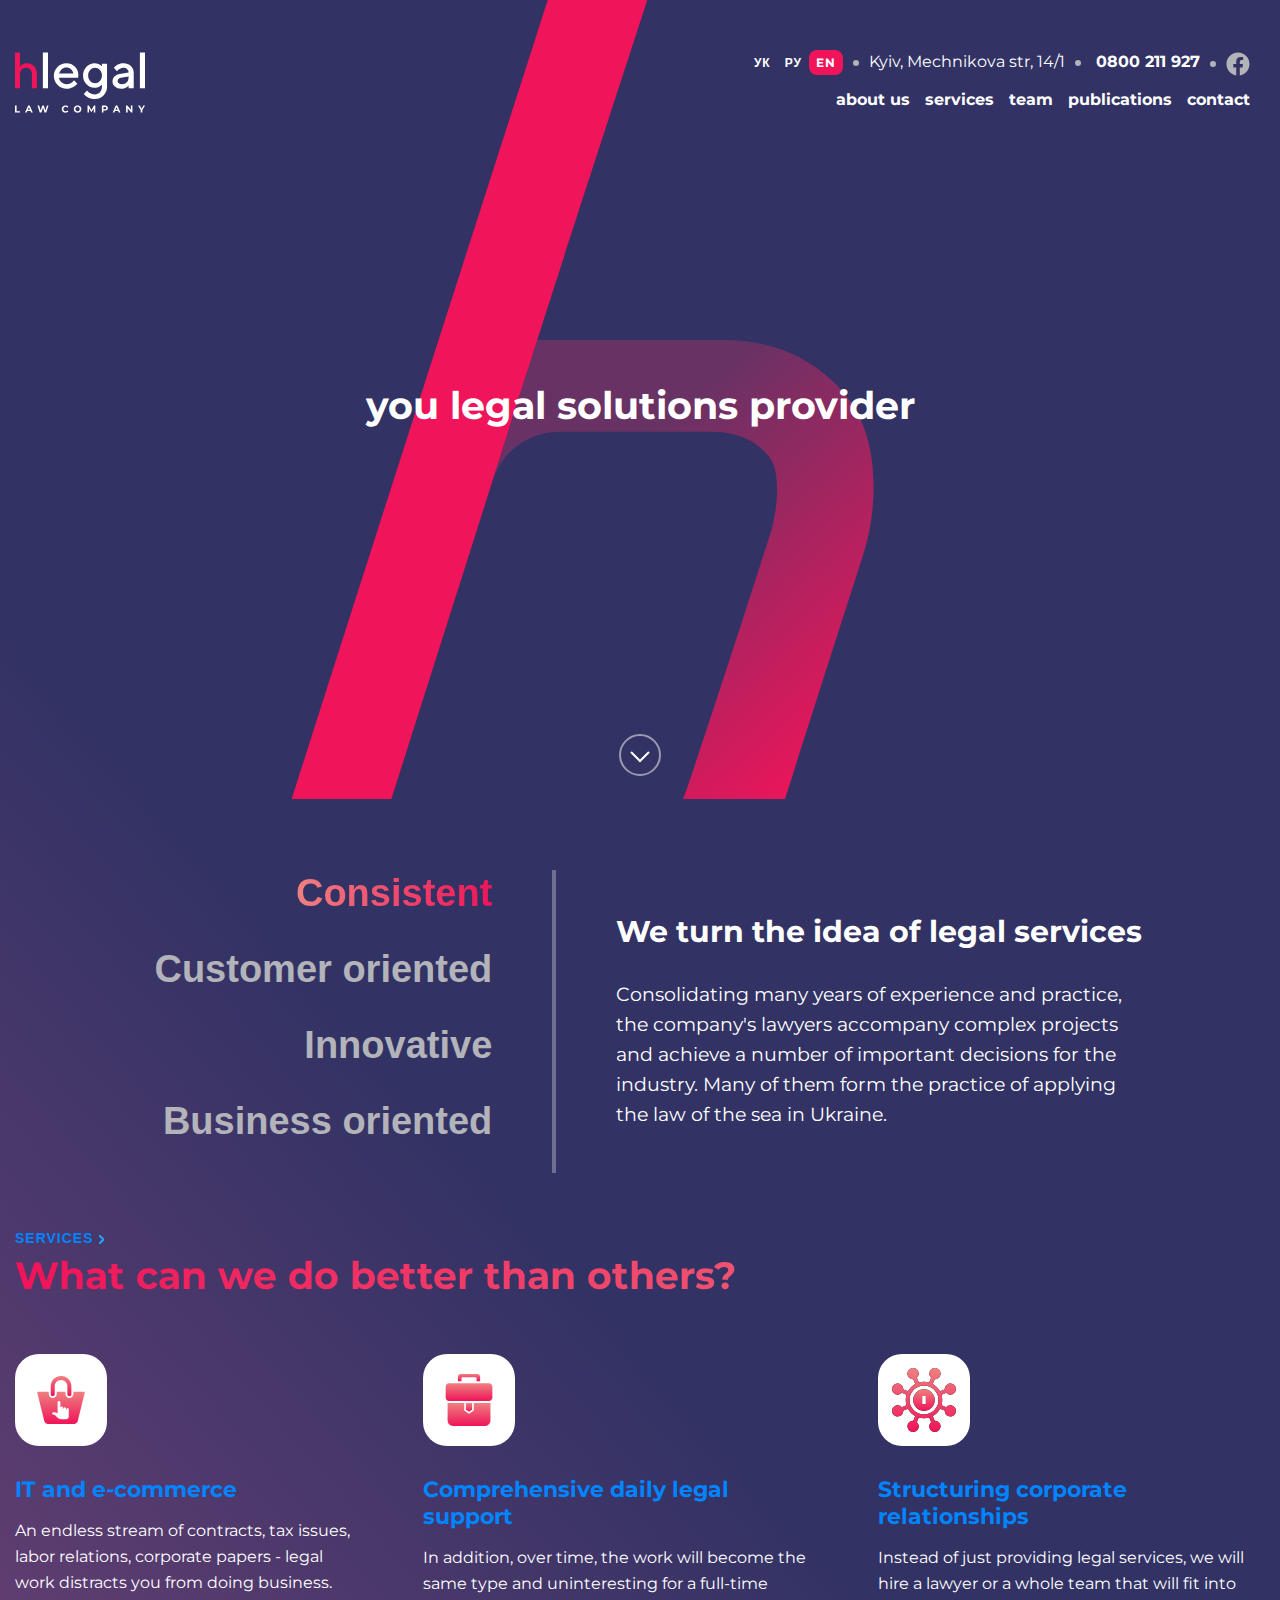
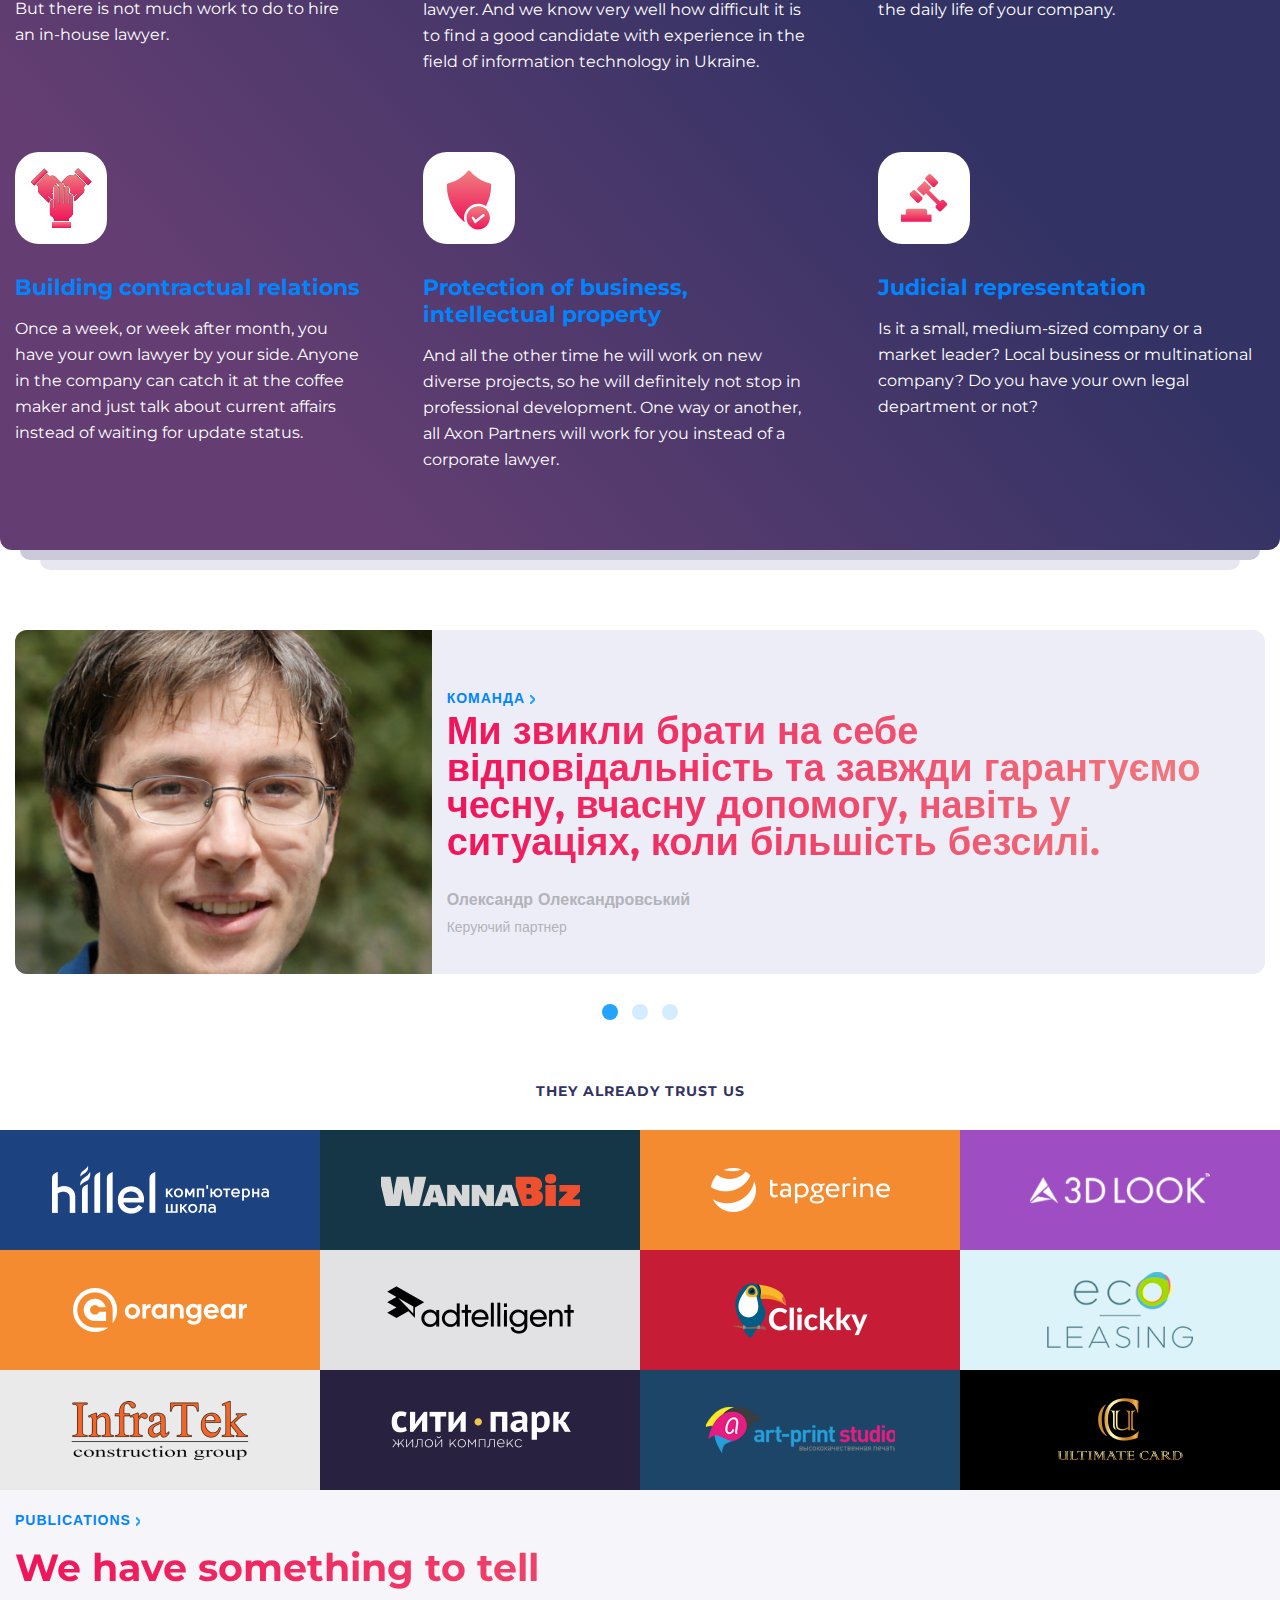
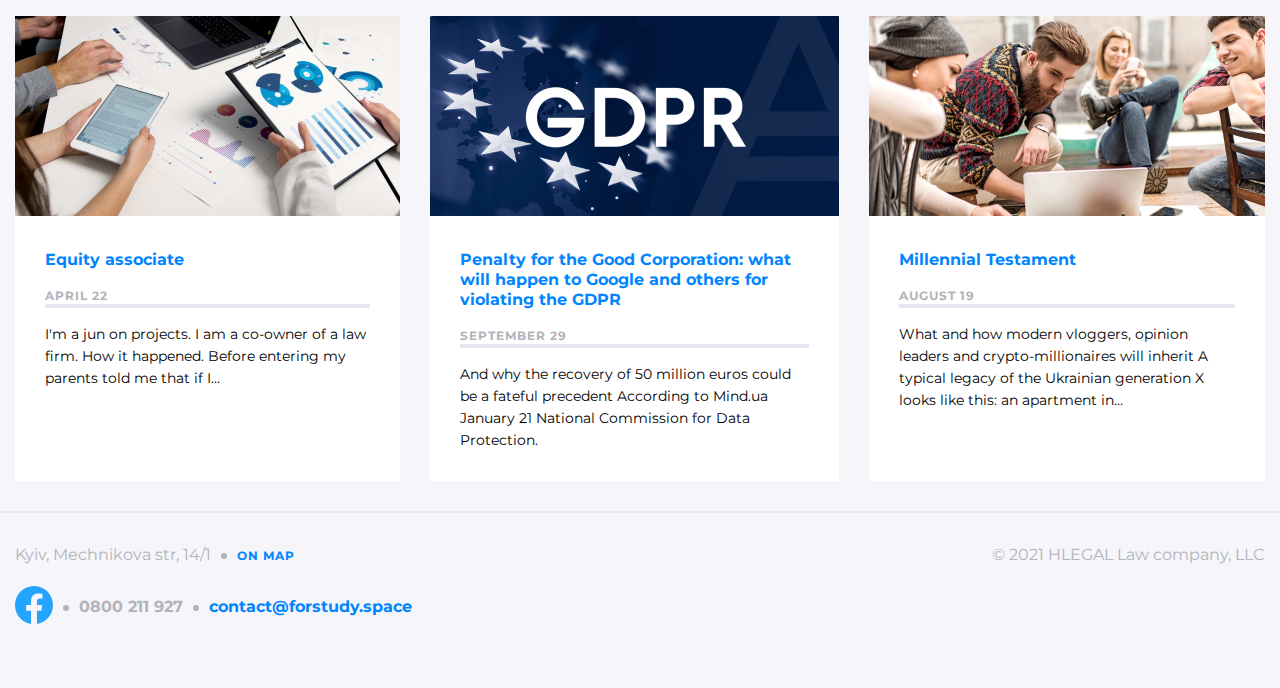
<file: app/index.html>
<!DOCTYPE html>
<html lang="en">
    <head>
            <meta charset="UTF-8">
            <meta http-equiv="X-UA-Compatible" content="IE=edge">
            <meta name="viewport" content="width=device-width, initial-scale=1.0">
            <link rel="preload" href="fonts/montserrat-v23-latin-700.woff2" as="font" type="font/woff2" crossorigin="anonymous">
            <link rel="preload" href="fonts/montserrat-v23-latin-regular.woff2" as="font" type="font/woff2" crossorigin="anonymous">
            <link rel="preload" href="fonts/montserrat-v23-latin-italic.woff2" as="font" type="font/woff2" crossorigin="anonymous">
            <link rel="preload" href="fonts/montserrat-v23-latin-700italic.woff2" as="font" type="font/woff2" crossorigin="anonymous">
            <link rel="stylesheet" href="css/style.css">
            <title> Main Page</title>
    </head>
    <body class="body">
        <div class="home">
            <div class="container home__box">
                <header class="header-2">
                    <div class="header-2__top "> 
                        <ul class="header-2__lang">
                            <li> <a href="#" class="header-2__lang-item ">Ук</a> </li>
                            <li> <a href="#" class="header-2__lang-item ">Ру</a> </li>
                            <li> <a href="#" class="header-2__lang-item header-2__lang-item--active">En</a> </li>
                        </ul>
                        <div class="header-2__adress">Kyiv, Mechnikova str, 14/1</div>
                        <a href="tel:+380800211927" class="header-2__tel"> 0800 211 927</a>
                        <a href="#" aria-label="facebook link" class="header-2__facebook">
                            <svg width="24" height="24" viewBox="0 0 24 25" fill="none" xmlns="http://www.w3.org/2000/svg">
                                <path d="M24 12.5733C24 5.90541 18.6274 0.5 12 0.5C5.37258 0.5 0 5.90541 0 12.5733C0 18.5995 4.38823 23.5943 10.125 24.5V16.0633H7.07813V12.5733H10.125V9.91343C10.125 6.88755 11.9165 5.21615 14.6576 5.21615C15.9705 5.21615 17.3438 5.45195 17.3438 5.45195V8.42313H15.8306C14.3399 8.42313 13.875 9.35379 13.875 10.3086V12.5733H17.2031L16.6711 16.0633H13.875V24.5C19.6118 23.5943 24 18.5995 24 12.5733Z" fill="#B3B3BA"/>
                                </svg>
                        </a>
                    </div>
                    <div class="header-2__logo-box">
                        <a href="#" class="header-2__logo">
                            <img src="./img/hlegal-logo-light.svg" width="130" height="61" class="header-2__logo-item" alt="main-logo">
                        </a>
                    </div>
                    <div class="header-2__burger" aria-label="website menu">
                        <span></span>
                        <span></span>
                        <span></span>
                    </div>
                    <div class="header-2__menu">
                        <ul class="header-2__list">
                            <li class="header-2__list-item"> <a href="#" class="header-2__link ">about us</a></li>
                            <li class="header-2__list-item"> <a href="#" class="header-2__link">services</a></li>
                            <li class="header-2__list-item"> <a href="#" class="header-2__link">team</a></li>
                            <li class="header-2__list-item"> <a href="#" class="header-2__link">publications</a></li>
                            <li class="header-2__list-item"> <a href="#" class="header-2__link">contact</a></li>
                        </ul>
                    </div>
                </header>
                <section class="home__section container block">
                    <h1 class="home__title">
                        you legal solutions provider
                    </h1>
                    <a href="#" class="home__scroll">
                        <svg width="42" height="42" viewBox="0 0 42 42" fill="none" xmlns="http://www.w3.org/2000/svg">
                            <circle opacity="0.5" cx="21" cy="21" r="20" stroke="white" stroke-width="2"/>
                            <path d="M12 18L21 27L30 18" stroke="white" stroke-width="2"/>
                        </svg>
                    </a>
                </section>
            </div>

            <section class="home__block container block">
                <div class="home__menu">
                    <button type="button" class="home__btn home__btn-active">Consistent</button>
                    <button type="button" class="home__btn">Customer oriented</button>
                    <button type="button" class="home__btn">Innovative</button>
                    <button type="button" class="home__btn home__btn-last">Business oriented</button>
                </div>
                <div class="home__about">
                    <h2 class="home__about-title">
                        We turn the idea of legal services
                    </h2>
                    <span class="home__about-text">
                        Consolidating many years of experience and practice, the company's lawyers accompany complex projects and achieve a number of important decisions for the industry. Many of them form the practice of applying the law of the sea in Ukraine.
                    </span>
                </div>
            </section>
            <section class="services container block">
                <button type="button" class="services__btn"> Services</button>
                <h2 class="services__title">
                    What can we do better than others?
                </h2>

                <div class="services__box">
                    <div class="services__card">
                        <img src="./img/icon-baghand.svg" width="64" height="64" class="services__img" alt="services__img">
                        <span class="services__head">
                            IT and e-commerce
                        </span>
                        <p class="services__text">
                            An endless stream of contracts, tax issues, labor relations, corporate papers - legal work distracts you from doing business. But there is not much work to do to hire an in-house lawyer.
                        </p>
                    </div>
                    <div class="services__card">
                        <img src="./img/icon-bag-main.svg" width="64" height="64" class="services__img" alt="services__img">
                        <span class="services__head">
                            Comprehensive daily
                            legal support
                        </span>
                        <p class="services__text">
                            In addition, over time, the work will become the same type and uninteresting for a full-time lawyer. And we know very well how difficult it is to find a good candidate with experience in the field of information technology in Ukraine.
                        </p>
                    </div>
                    <div class="services__card">
                        <img src="./img/icon-settings.svg" width="64" height="64" class="services__img" alt="services__img">
                        <span class="services__head">
                            Structuring corporate relationships
                        </span>
                        <p class="services__text">
                            Instead of just providing legal services, we will hire a lawyer or a whole team that will fit into the daily life of your company.
                        </p>
                    </div>
                    <div class="services__card">
                        <img src="./img/icon-hand.svg" width="64" height="64" class="services__img" alt="services__img">
                        <span class="services__head">
                            Building contractual relations
                        </span>
                        <p class="services__text">
                            Once a week, or week after month, you have your own lawyer by your side. Anyone in the company can catch it at the coffee maker and just talk about current affairs instead of waiting for update status.
                        </p>
                    </div>
                    <div class="services__card">
                        <img src="./img/icon-securiti.svg" width="64" height="64" class="services__img" alt="services__img">
                        <span class="services__head">
                            Protection of business, intellectual property 
                        </span>
                        <p class="services__text">
                            And all the other time he will work on new diverse projects, so he will definitely not stop in professional development. One way or another, all Axon Partners will work for you instead of a corporate lawyer.
                        </p>
                    </div>
                    <div class="services__card services__card--last">
                        <img src="./img/icon-cort.svg" width="64" height="64" class="services__img" alt="services__img">
                        <span class="services__head">
                            Judicial representation
                        </span>
                        <p class="services__text">
                            Is it a small, medium-sized company or a market leader? Local business or multinational company? Do you have your own legal department or not?
                        </p>
                    </div>
                </div>

            </section>

        </div>

    <main>
        <section class="team">
            <h2 class="vissualy-hidden">team</h2>
            <div class="team__box container block">
                <img src="./img/oleksandr.jpg" srcset="./img/oleksandr@2x.jpg 2x" width="315" height="500" class="team__img"  alt="team_oleksandr-oleksandrovskyi" >
                <div class="team__card">
                    <button type="button" class="team__btn">команда</button>
                    <p class="team__text">
                        Ми звикли брати на себе відповідальність та завжди гарантуємо чесну, вчасну допомогу, навіть у ситуаціях, коли більшість безсилі.
                    </p>
                    <span class="team__name">
                        Олександр Олександровський
                    </span>
                    <span class="team__position">
                        Керуючий партнер
                    </span>
                 </div>
            </div>
            <div class="team__slide container block">
                <ul class="team__dots-list">
                    <li> <button type="button" aria-label="slider for our team" class="team__dots team__dots--active"></button></li>
                    <li> <button type="button" aria-label="slider for our team"  class="team__dots"></button></li>
                    <li> <button type="button" aria-label="slider for our team" class="team__dots"></button></li>
                </ul>
            </div>
        </section>
        <section class="partners container-2">
            <h2 class="partners__title">
                They already trust us
            </h2>
            <div class="partners__logo">
                <div class="partners__box-hillel">
                </div>
                <div class="partners__box-wanna">
                </div>
                <div class="partners__box-tapgerine">
                </div>
                <div class="partners__box-dlook">
                </div>
                <div class="partners__box-orangear">
                </div>
                <div class="partners__box-adtelligent">
                </div>
                <div class="partners__box-clickky">
                </div>
                <div class="partners__box-eco">
                </div>
                <div class="partners__box-intra">
                </div>
                <div class="partners__box-city">
                </div>
                <div class="partners__box-art">
                </div>
                <div class="partners__box-ultimatecard">
                </div>
            </div>
        </section>
        <section class="publications">
            <div class="container block">
                <button type="button" class="publications__btn">
                 Publications
                </button>
                <h2 class="publications__title">
                    We have something to tell
                </h2>
                <div class="publications__box">
                    <div class="publication__card">
                        <img src="./img/equty.jpg" srcset="./img/equty@2x.jpg 2x" width="420" height="200" class="publications__img" alt="equity-assosiated">
                        <article class="publications__article">
                            <h3 class="publications__headline">
                                Equity associate
                            </h3>
                            <span class="publications__date">
                                April 22
                            </span>
                            <p class="publications__text">
                                I'm a jun on projects. I am a co-owner of a law firm. How it happened. Before entering my parents told me that if I…
                            </p>
                        </article>
                    </div>
            
                    <div class="publication__card">
                        <img src="./img/gdpr.jpg" srcset="./img/gdpr@2x.jpg 2x" width="420" height="200" class="publications__img" alt="equity-assosiated">
                        <article class="publications__article">
                            <h3 class="publications__headline">
                                Penalty for the Good Corporation: what will happen to Google and others for violating the GDPR
                            </h3>
                            <span class="publications__date">
                                September 29
                            </span>
                            <p class="publications__text">
                                And why the recovery of 50 million euros could be a fateful precedent According to Mind.ua January 21 National Commission for Data Protection.                           
                             </p>
                        </article>
                    </div>
        
                    <div class="publication__card publication__card--last">
                        <img src="./img/millenni.jpg" srcset="./img/millenni@2x.jpg 2x" width="420" height="200" class="publications__img" alt="equity-assosiated">
                        <article class="publications__article">
                            <h3 class="publications__headline">
                                Millennial Testament                            
                            </h3>
                            <span class="publications__date">
                                August 19                            
                            </span>
                            <p class="publications__text">
                                What and how modern vloggers, opinion leaders and crypto-millionaires will inherit A typical legacy of the Ukrainian generation X looks like this: an apartment in…                       
                            </p>
                        </article>
                    </div>
                </div>
            </div>
        </section>
    </main>
    <footer class="footer">
        <div class="container  block footer__block">
            <div class="footer__box">
                <div class="footer__location">
                    <div class="footer__adress">Kyiv, Mechnikova str, 14/1</div>
                    <a href="#" class="footer__map">On map</a>
                </div>
                <div class="footer__contacts">
                        <a href="#" aria-label="facebook link" class="footer__facebook">
                            <svg width="38" height="38" viewBox="0 0 38 38" fill="none" xmlns="http://www.w3.org/2000/svg">
                                <path d="M38 19.1161C38 8.55857 29.4934 0 19 0C8.50658 0 0 8.55857 0 19.1161C0 28.6575 6.94803 36.5659 16.0312 38V24.6419H11.207V19.1161H16.0312V14.9046C16.0312 10.1136 18.8678 7.46723 23.2078 7.46723C25.2866 7.46723 27.4609 7.84059 27.4609 7.84059V12.545H25.0651C22.7048 12.545 21.9688 14.0185 21.9688 15.5302V19.1161H27.2383L26.3959 24.6419H21.9688V38C31.052 36.5659 38 28.6575 38 19.1161Z" fill="#24A3FF"/>
                                </svg>
                        </a>
                        <a href="tel:+380800211927" class="footer__tel">0800 211 927</a>
                        <a href="mailto:contact@forstudy.space" class="footer__mail">contact@forstudy.space</a>
                </div>    
            </div>  
            <span class="footer__span">
                    © 2021 HLEGAL Law company, LLC
            </span>
        </div>
    </footer>
    </body>
</html>
</file>
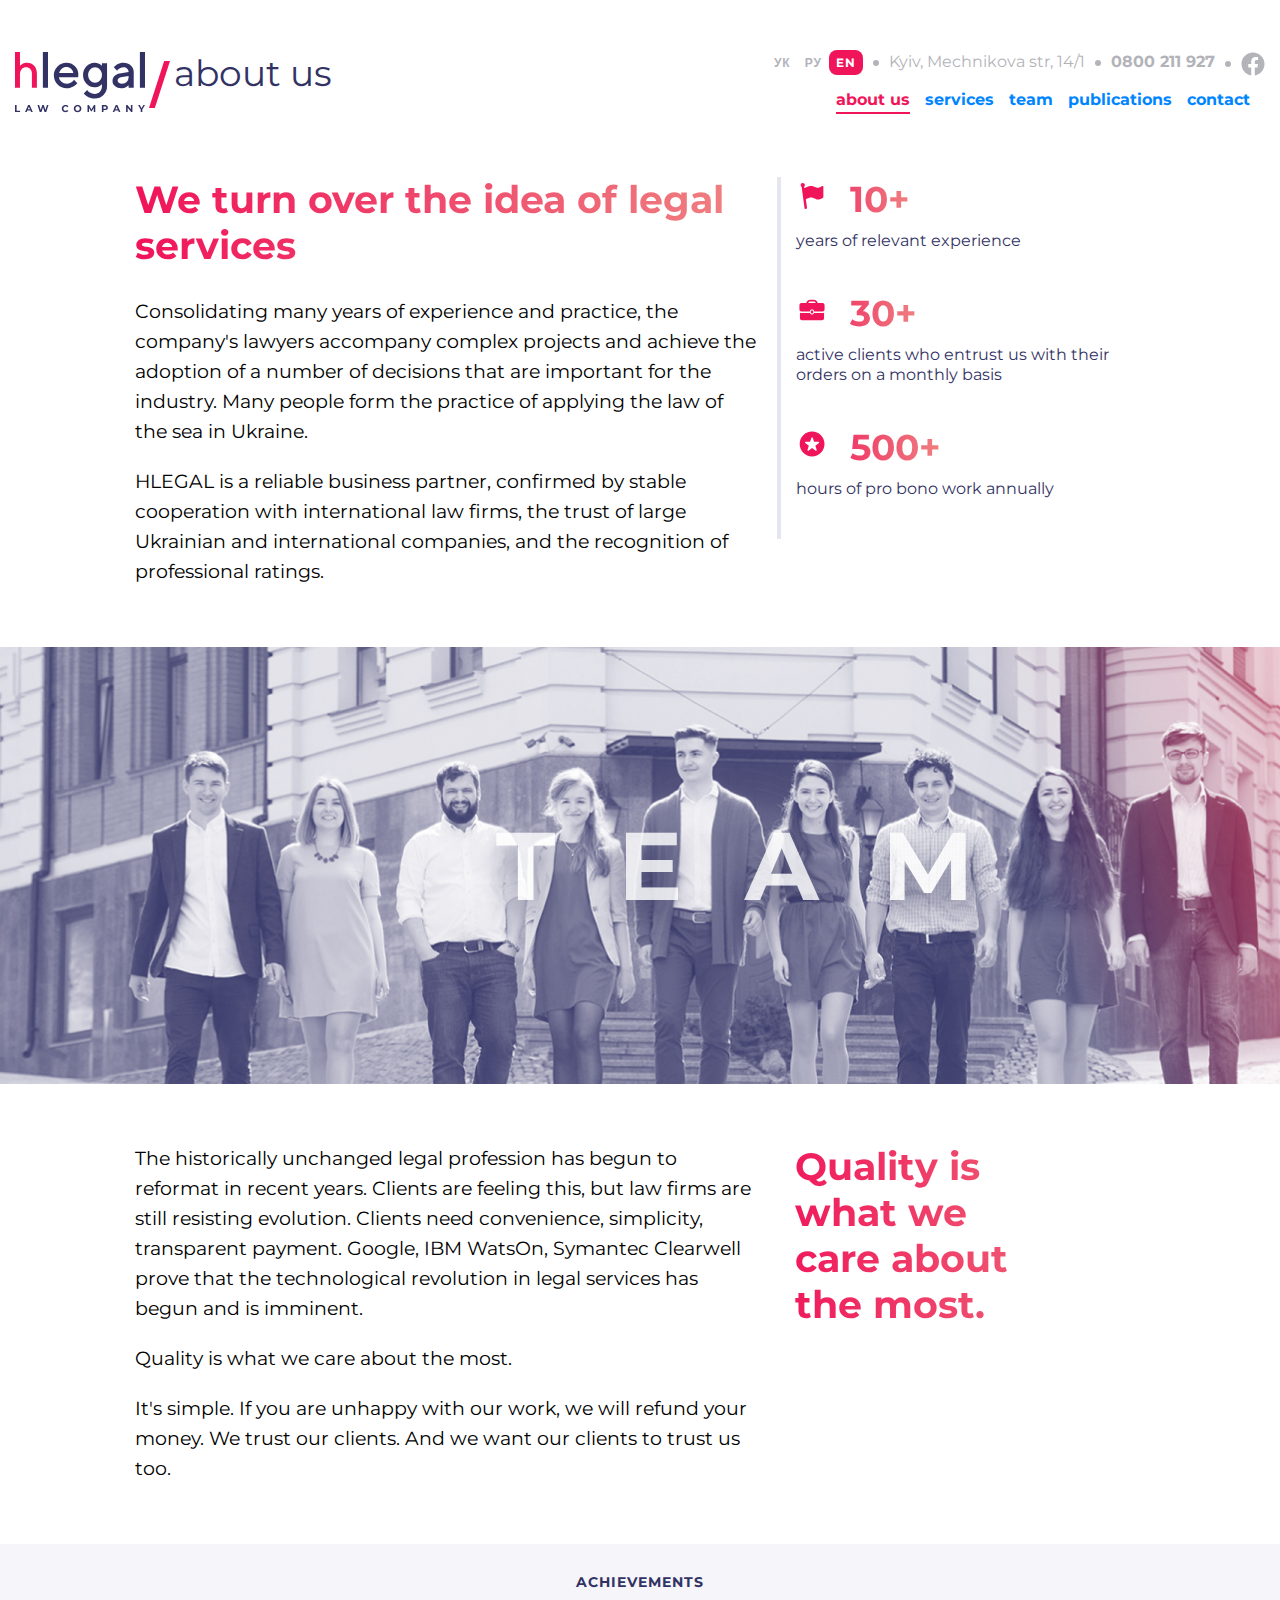
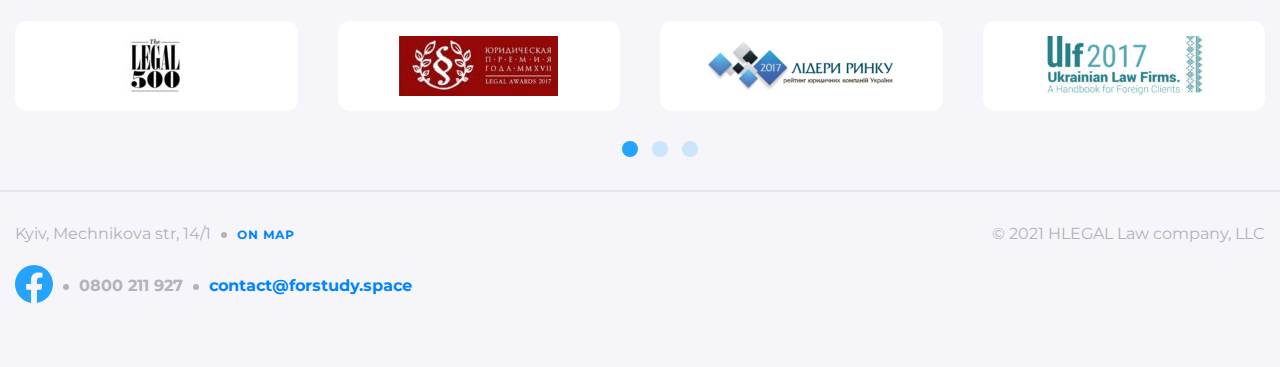
<file: app/about.html>
<!DOCTYPE html>
<html lang="en">
    <head>
            <meta charset="UTF-8">
            <meta http-equiv="X-UA-Compatible" content="IE=edge">
            <meta name="viewport" content="width=device-width, initial-scale=1.0">
            <link rel="preload" href="fonts/montserrat-v23-latin-700.woff2" as="font" type="font/woff2" crossorigin="anonymous">
            <link rel="preload" href="fonts/montserrat-v23-latin-regular.woff2" as="font" type="font/woff2" crossorigin="anonymous">
            <link rel="preload" href="fonts/montserrat-v23-latin-italic.woff2" as="font" type="font/woff2" crossorigin="anonymous">
            <link rel="preload" href="fonts/montserrat-v23-latin-700italic.woff2" as="font" type="font/woff2" crossorigin="anonymous">
            <link rel="stylesheet" href="css/style.css">
            <title> About Us</title>
    </head>
    <body class="body">
        <div class="container">
            <header class="header">
                <div class="header__top">
                    <ul class="header__lang">
                        <li> <a href="#" class="header__lang-item">Ук</a> </li>
                        <li> <a href="#" class="header__lang-item">Ру</a> </li>
                        <li> <a href="#" class="header__lang-item header__lang-item--active">En</a> </li>
                    </ul>
                    <div class="header__adress">Kyiv, Mechnikova str, 14/1</div>

                    <a href="tel:+380800211927" class="header__tel">0800 211 927</a>
                    <a href="#"  aria-label="facebook link" class="header__facebook">
                        <svg width="24" height="24" viewBox="0 0 24 25" fill="none" xmlns="http://www.w3.org/2000/svg">
                            <path d="M24 12.5733C24 5.90541 18.6274 0.5 12 0.5C5.37258 0.5 0 5.90541 0 12.5733C0 18.5995 4.38823 23.5943 10.125 24.5V16.0633H7.07813V12.5733H10.125V9.91343C10.125 6.88755 11.9165 5.21615 14.6576 5.21615C15.9705 5.21615 17.3438 5.45195 17.3438 5.45195V8.42313H15.8306C14.3399 8.42313 13.875 9.35379 13.875 10.3086V12.5733H17.2031L16.6711 16.0633H13.875V24.5C19.6118 23.5943 24 18.5995 24 12.5733Z" fill="#B3B3BA"/>
                            </svg>
                    </a>
                </div>
                <div class="header__logo-box">
                    <a href="#" class="header__logo">
                        <img src="./img/hlegal-logo-dark.svg" width="130" height="61" class="header__logo-item" alt="main-logo">
                    </a>
                    <a href="#" class="header__navigation">about us</a>
                </div>
                <div class="header__burger" aria-label="website menu">
                    <span></span>
                    <span></span>
                    <span></span>
                </div>
                <div class="header__menu">
                    <ul class="header__list">
                        <li class="header__list-item"> <a href="#" class="header__link header__link--active">about us</a></li>
                        <li class="header__list-item"> <a href="#" class="header__link">services</a></li>
                        <li class="header__list-item"> <a href="#" class="header__link">team</a></li>
                        <li class="header__list-item"> <a href="#" class="header__link">publications</a></li>
                        <li class="header__list-item"> <a href="#" class="header__link">contact</a></li>
                    </ul>

                </div>
            </header>
        </div>
        <main class="">
            <section class="about">
                <h1 class="vissualy-hidden">
                    About Hlegal
                </h1>
                <div class="container block about__box">
                    <article class="about__article-1">
                        <h2 class="about__title">
                            We turn over the idea of legal services
                        </h2>
                        <p class="about__text-1">
                            Consolidating many years of experience and practice, the company's lawyers accompany complex projects and achieve the adoption of a number of decisions that are important for the industry. Many people form the practice of applying the law of the sea in Ukraine.
                        </p>
                        <p class="about__text-1 about__text-1--part-2 ">
                            HLEGAL is a reliable business partner, confirmed by stable cooperation with international law firms, the trust of large Ukrainian and international companies, and the recognition of professional ratings.
                        </p>
                    </article>
                    <div class="about__number">
                        <article class="about__number-item">
                            <h3 class="about__number-title">
                                10+
                            </h3>
                            <span class="about__number-text">
                                years of relevant experience
                            </span>
                        </article>
                        <article class="about__number-item">
                            <h3 class="about__number-title about__number-title--clients">
                                30+
                            </h3>
                            <span class="about__number-text">
                                active clients who entrust us with their orders on a monthly basis
                            </span>
                        </article>
                        <article class="about__number-item">
                            <h3 class="about__number-title about__number-title--hours">
                                500+
                            </h3>
                            <span class="about__number-text">
                                hours of pro bono work annually
                            </span>
                        </article>
                    </div>
                </div>
                <div class="about__team container-2">
                    <p class="about__team-text">
                        team
                    </p>
                </div>
                <article class="container block about__article-2">
                    <div class="about__text-1 about__text-1--down">
                    <p class="about__text-1 ">
                        The historically unchanged legal profession has begun to reformat in recent years. Clients are feeling this, but law firms are still resisting evolution. Clients need convenience, simplicity, transparent payment. Google, IBM WatsOn, Symantec Clearwell prove that the technological revolution in legal services has begun and is imminent.
                    </p>
                    <p class="about__text-1 about__text-1--part-2 ">
                         Quality is what we care about the most. 
                    </p>
                    <p class="about__text-1 about__text-1--part-2 ">
                        It's simple. If you are unhappy with our work, we will refund your money. We trust our clients. And we want our clients to trust us too.
                    </p>
                </div>
                    <h2 class="about__title about__title--down ">
                        Quality is what we care about the most.
                    </h2>

                </article>
          
            </section>

            <section class="achievements">
                <div class="container block achievements__block">
                    <h2 class="achievements__title">
                        achievements
                    </h2>
                    <div class="achievements__box-logo">
                        <div class="achievements__insert">
                            <div class="achievements__box-500"> </div>
                        </div>
                        <div class="achievements__insert achievements__insert--hiden ">
                            <div class="achievements__box-red"></div>
                        </div>
                        <div class="achievements__insert achievements__insert--hiden ">
                            <div class="achievements__box-lider "></div>
                        </div>
                        <div class="achievements__insert achievements__insert--hiden ">
                            <div class="achievements__box-ulf "> </div>
                        </div>
                    </div>
                    <ul class="achievements__dots-list">
                        <li> <button type="button" aria-label="slider our clients" class="achievements__dots achievements__dots--active"></button></li>
                        <li> <button type="button" aria-label="slider our clients" class="achievements__dots"></button></li>
                        <li> <button type="button" aria-label="slider our clients"  class="achievements__dots"></button></li>
                        <li> <button type="button" aria-label="slider our clients"  class="achievements__dots achievements__dots--hiden"></button></li>
                        <li> <button type="button" aria-label="slider our clients"  class="achievements__dots achievements__dots--hiden"></button></li>
                        <li> <button type="button" aria-label="slider our clients"  class="achievements__dots achievements__dots--hiden"></button></li>
                    </ul>
                </div>
            </section>
        </main>
        <footer class="footer">
            <div class="container block footer__block">
                <div class="footer__box">
                    <div class="footer__location">
                        <div class="footer__adress">Kyiv, Mechnikova str, 14/1</div>
                        <a href="#" class="footer__map">On map</a>
                    </div>
                    <div class="footer__contacts">
                            <a href="#" aria-label="facebook link" class="footer__facebook">
                                <svg width="38" height="38" viewBox="0 0 38 38" fill="none" xmlns="http://www.w3.org/2000/svg">
                                    <path d="M38 19.1161C38 8.55857 29.4934 0 19 0C8.50658 0 0 8.55857 0 19.1161C0 28.6575 6.94803 36.5659 16.0312 38V24.6419H11.207V19.1161H16.0312V14.9046C16.0312 10.1136 18.8678 7.46723 23.2078 7.46723C25.2866 7.46723 27.4609 7.84059 27.4609 7.84059V12.545H25.0651C22.7048 12.545 21.9688 14.0185 21.9688 15.5302V19.1161H27.2383L26.3959 24.6419H21.9688V38C31.052 36.5659 38 28.6575 38 19.1161Z" fill="#24A3FF"/>
                                    </svg>
                            </a>
                            <a href="tel:+380800211927" class="footer__tel">0800 211 927</a>
                            <a href="mailto:contact@forstudy.space" class="footer__mail">contact@forstudy.space</a>
                    </div>    
                </div>  
                <span class="footer__span">
                    © 2021 HLEGAL Law company, LLC
                </span>
            </div>
        </footer>
 
    </body>
</html>
</file>
<file: app/css/style.css>
/* montserrat-regular - latin */
@font-face {
  font-family: 'Montserrat';
  font-style: normal;
  font-weight: 400;
  src: url("../fonts/montserrat-v23-latin-regular.woff2") format("woff2"), url("../fonts/montserrat-v23-latin-regular.woff") format("woff");
}

/* montserrat-700 - latin */
@font-face {
  font-family: 'Montserrat';
  font-style: normal;
  font-weight: 700;
  src: url("../fonts/montserrat-v23-latin-700.woff2") format("woff2"), url("../fonts/montserrat-v23-latin-700.woff") format("woff");
}

/* montserrat-italic - latin */
@font-face {
  font-family: 'Montserrat';
  font-style: italic;
  font-weight: 400;
  src: url("../fonts/montserrat-v23-latin-italic.woff2") format("woff2"), url("../fonts/montserrat-v23-latin-italic.woff") format("woff");
}

/* montserrat-700italic - latin */
@font-face {
  font-family: 'Montserrat';
  font-style: italic;
  font-weight: 700;
  src: url("../fonts/montserrat-v23-latin-700italic.woff2") format("woff2"), url("../fonts/montserrat-v23-latin-700italic.woff") format("woff");
}

* {
  -webkit-box-sizing: border-box;
          box-sizing: border-box;
  margin: 0;
}

.body {
  font-family: 'Montserrat', Tahoma, sans-serif;
  font-style: normal;
  min-width: 375px;
}

.container {
  max-width: 1350px;
  min-width: 375px;
  margin: 0 auto;
  padding: 0 15px;
}

.container-2 {
  max-width: 1440px;
  min-width: 375px;
  margin: 0 auto;
}

.block {
  padding: 30px;
}

.img-responsive {
  max-width: 100%;
  height: auto;
}

.vissualy-hidden {
  position: absolute;
  width: 1px;
  height: 1px;
  margin: -1px;
  border: 0;
  padding: 0;
  clip: rect(0 0 0 0);
  overflow: hidden;
}

@media screen and (min-width: 768px) {
  .block {
    padding: 0 15px;
  }
}

.header {
  display: grid;
  grid-template-columns: 2fr -webkit-min-content;
  grid-template-columns: 2fr min-content;
  grid-template-rows: -webkit-min-content -webkit-min-content;
  grid-template-rows: min-content min-content;
}

.header__top {
  grid-column: 1/-1;
  display: -webkit-box;
  display: -ms-flexbox;
  display: flex;
  -webkit-box-pack: justify;
      -ms-flex-pack: justify;
          justify-content: space-between;
  background-color: #F5F5FA;
  margin: 0 -15px;
}

.header__lang {
  list-style-type: none;
  display: -webkit-box;
  display: -ms-flexbox;
  display: flex;
  -webkit-box-orient: horizontal;
  -webkit-box-direction: normal;
      -ms-flex-direction: crow;
          flex-direction: crow;
  -webkit-box-pack: justify;
      -ms-flex-pack: justify;
          justify-content: space-between;
  -ms-flex-wrap: wrap;
      flex-wrap: wrap;
  -webkit-padding-start: 0;
          padding-inline-start: 0;
  margin: 15px;
}

.header__lang-item {
  font-weight: 700;
  font-size: 12px;
  line-height: 15px;
  text-align: center;
  letter-spacing: 1px;
  color: #B3B3BA;
  text-decoration: none;
  text-transform: uppercase;
  border-radius: 8px;
  width: 33px;
  height: 25px;
  padding: 5px 7px;
  cursor: pointer;
}

.header__lang-item--active {
  color: white;
  background: #F0145A;
}

.header__tel {
  font-weight: 700;
  font-size: 16px;
  line-height: 20px;
  text-align: right;
  color: #B3B3BA;
  text-decoration: none;
  cursor: pointer;
  padding: 15px 15px;
}

.header__logo-box {
  text-decoration: none;
  display: -webkit-box;
  display: -ms-flexbox;
  display: flex;
  -webkit-box-orient: horizontal;
  -webkit-box-direction: normal;
      -ms-flex-direction: row;
          flex-direction: row;
  -webkit-box-align: start;
      -ms-flex-align: start;
          align-items: flex-start;
  padding-top: 20px;
}

.header__logo {
  text-decoration: none;
  -ms-flex-item-align: end;
      align-self: flex-end;
}

.header__logo-item {
  width: 69px;
  height: 32px;
}

.header__navigation {
  font-weight: 400;
  font-size: 20px;
  line-height: 24px;
  color: #323264;
  text-decoration: none;
}

.header__navigation::before {
  content: "";
  width: 12px;
  height: 26px;
  background-image: url("../img/splash.svg");
  background-position: bottom center;
  background-repeat: no-repeat;
  margin: 0 4px;
  display: inline-block;
  vertical-align: top;
}

.header__menu,
.header__facebook,
.header__adress {
  display: none;
}

.header__burger {
  width: 32px;
  height: 32px;
  display: -webkit-box;
  display: -ms-flexbox;
  display: flex;
  -webkit-box-orient: vertical;
  -webkit-box-direction: normal;
      -ms-flex-direction: column;
          flex-direction: column;
  -webkit-box-pack: justify;
      -ms-flex-pack: justify;
          justify-content: space-between;
  padding: 10px 7px;
  margin-top: 22px;
}

.header__burger:active {
  background: #E6E6F0;
  border-radius: 8px;
}

.header__burger span {
  display: block;
  width: 18px;
  height: 2px;
  background-color: #323264;
}

@media screen and (min-width: 768px) {
  .header {
    display: -webkit-box;
    display: -ms-flexbox;
    display: flex;
    -webkit-box-orient: vertical;
    -webkit-box-direction: normal;
        -ms-flex-direction: column;
            flex-direction: column;
    -webkit-box-align: start;
        -ms-flex-align: start;
            align-items: flex-start;
    padding-top: 52px;
  }
  .header__top {
    width: 75%;
    -webkit-box-align: start;
        -ms-flex-align: start;
            align-items: flex-start;
    -webkit-box-pack: start;
        -ms-flex-pack: start;
            justify-content: flex-start;
    background-color: transparent;
    margin: 0;
  }
  .header__lang {
    margin: 0;
  }
  .header__adress {
    font-weight: 400;
    font-size: 16px;
    line-height: 20px;
    text-align: right;
    color: #B3B3BA;
    display: inline-block;
  }
  .header__adress::before {
    content: "";
    width: 6px;
    height: 6px;
    border-radius: 50px;
    background-color: #B3B3BA;
    margin: 0 10px;
    display: inline-block;
    vertical-align: middle;
  }
  .header__facebook {
    display: block;
    text-decoration: none;
  }
  .header__tel {
    padding: 0;
  }
  .header__tel::before {
    content: "";
    width: 6px;
    height: 6px;
    border-radius: 50px;
    background-color: #B3B3BA;
    margin: 0 10px;
    display: inline-block;
    vertical-align: middle;
  }
  .header__tel::after {
    content: "";
    width: 6px;
    height: 6px;
    border-radius: 50px;
    background-color: #B3B3BA;
    margin: 0 10px;
    display: inline-block;
  }
  .header__logo-box {
    display: -webkit-box;
    display: -ms-flexbox;
    display: flex;
    -webkit-box-orient: horizontal;
    -webkit-box-direction: normal;
        -ms-flex-direction: row;
            flex-direction: row;
    -ms-flex-wrap: nowrap;
        flex-wrap: nowrap;
    -webkit-box-align: center;
        -ms-flex-align: center;
            align-items: center;
  }
  .header__logo-item {
    width: 130px;
    height: 61px;
  }
  .header__navigation {
    font-weight: 400;
    font-size: 36px;
    line-height: 24px;
    color: #323264;
    text-decoration: none;
  }
  .header__navigation::before {
    content: "";
    width: 21px;
    height: 47px;
    background-image: url("../img/splash-lg.svg");
    background-position: top center;
    background-repeat: no-repeat;
    margin: 0 4px;
    display: inline-block;
    vertical-align: top;
  }
  .header__burger {
    display: none;
  }
  .header__menu {
    display: block;
    width: 66.66%;
    padding-top: 30px;
  }
  .header__list {
    list-style-type: none;
    -webkit-padding-start: 0;
            padding-inline-start: 0;
    display: -webkit-box;
    display: -ms-flexbox;
    display: flex;
    -webkit-box-orient: horizontal;
    -webkit-box-direction: normal;
        -ms-flex-direction: row;
            flex-direction: row;
    -ms-flex-wrap: wrap;
        flex-wrap: wrap;
    -webkit-box-pack: start;
        -ms-flex-pack: start;
            justify-content: flex-start;
  }
  .header__list-item {
    padding-right: 15px;
  }
  .header__link {
    font-weight: 700;
    font-size: 16px;
    line-height: 20px;
    text-align: right;
    color: #0085FF;
    text-decoration: none;
    padding-bottom: 3px;
  }
  .header__link--active {
    color: #F0145A;
    border-bottom: 2px solid #F0145A;
  }
}

@media screen and (min-width: 992px) {
  .header {
    display: grid;
    grid-template-columns: auto auto;
    grid-template-rows: 2fr -webkit-min-content;
    grid-template-rows: 2fr min-content;
  }
  .header__top {
    grid-column: 2/-1;
    grid-row: 1/-1;
    width: 100%;
    -webkit-box-pack: end;
        -ms-flex-pack: end;
            justify-content: flex-end;
  }
  .header__logo-box {
    grid-row: 2/2;
    padding: 0;
  }
  .header__menu {
    grid-column: 2/-1;
    grid-row: 1/-1;
    display: -webkit-box;
    display: -ms-flexbox;
    display: flex;
    -webkit-box-pack: end;
        -ms-flex-pack: end;
            justify-content: flex-end;
    -webkit-box-orient: horizontal;
    -webkit-box-direction: normal;
        -ms-flex-direction: row;
            flex-direction: row;
    width: 100%;
    padding-top: 38px;
  }
}

@media screen and (min-width: 1201px) {
  .header__top {
    position: relative;
  }
  .header__lang,
  .header__facebook {
    z-index: 1;
  }
  .header__lang-item:hover {
    background: #F5F5FA;
    -webkit-transition-duration: 0.3s;
            transition-duration: 0.3s;
    -webkit-transition-property: border color;
    transition-property: border color;
  }
  .header__link:hover {
    border-bottom: 2px solid #0085FF;
    -webkit-transition-duration: 0.3s;
            transition-duration: 0.3s;
    -webkit-transition-property: border;
    transition-property: border;
  }
  .header__facebook:hover path {
    fill: #F0145A;
  }
}

.about {
  padding-top: 30px;
  padding-bottom: 60px;
  display: -webkit-box;
  display: -ms-flexbox;
  display: flex;
  -webkit-box-orient: vertical;
  -webkit-box-direction: normal;
      -ms-flex-direction: column;
          flex-direction: column;
  -ms-flex-wrap: wrap;
      flex-wrap: wrap;
}

.about__box {
  padding-bottom: 30px;
}

.about__article-1 {
  padding: 0 -15px;
}

.about__title {
  font-weight: 700;
  font-size: 30px;
  line-height: 37px;
  max-width: 600px;
  background: linear-gradient(90.13deg, #F0145A 0.84%, #EF8080 99.96%);
  -webkit-background-clip: text;
          background-clip: text;
  color: transparent;
  padding-bottom: 28px;
}

.about__text-1 {
  font-weight: 400;
  font-size: 19px;
  line-height: 30px;
  color: black;
}

.about__text-1--part-2 {
  padding-top: 20px;
}

.about__number {
  border-left: solid 4px #E6E6F0;
  height: 100%;
  padding: 0 15px;
}

.about__number-item {
  display: -webkit-box;
  display: -ms-flexbox;
  display: flex;
  -webkit-box-orient: vertical;
  -webkit-box-direction: normal;
      -ms-flex-direction: column;
          flex-direction: column;
  -ms-flex-wrap: wrap;
      flex-wrap: wrap;
  -webkit-box-align: start;
      -ms-flex-align: start;
          align-items: flex-start;
}

.about__number-title {
  font-weight: 700;
  font-size: 36px;
  line-height: 44px;
  text-align: center;
  background: linear-gradient(90.13deg, #F0145A 0.84%, #EF8080 99.96%);
  display: inline-block;
  -webkit-background-clip: text;
          background-clip: text;
  color: transparent;
}

.about__number-text {
  font-weight: 400;
  font-size: 16px;
  line-height: 20px;
  color: #323264;
  padding-top: 10px;
  padding-bottom: 40px;
}

.about__number-title::before {
  content: "";
  width: 32px;
  height: 32px;
  background-image: url("../img/icon-exp.svg");
  background-position: bottom center;
  background-repeat: no-repeat;
  margin-right: 12px;
  display: inline-block;
}

.about__number-title--clients::before {
  content: "";
  width: 32px;
  height: 32px;
  background-image: url("../img/icon-bag.svg");
  background-position: bottom center;
  background-repeat: no-repeat;
  margin-right: 12px;
  display: inline-block;
}

.about__number-title--hours::before {
  content: "";
  width: 32px;
  height: 32px;
  background-image: url("../img/icon-star.svg");
  background-position: bottom center;
  background-repeat: no-repeat;
  margin-right: 12px;
  display: inline-block;
}

.about__team {
  background-image: url("../img/team-img_mobile.jpg");
  background-size: cover;
  width: 100%;
  height: 100%;
  background-color: #8A8AA6;
  padding: 0 15px;
}

@media (-webkit-min-device-pixel-ratio: 1.1875), (min-resolution: 114dpi), (-webkit-min-device-pixel-ratio: 1.5), (min-resolution: 1.5dppx) {
  .about__team {
    background-image: url("../img/team-img@2x_mobile.jpg");
  }
}

.about__team-text {
  font-weight: 700;
  font-size: 36px;
  line-height: 44px;
  text-align: center;
  letter-spacing: 13px;
  text-transform: uppercase;
  color: #FFFFFF;
  padding: 35px 114px;
  opacity: 0.8;
  text-shadow: 0px 15px 30px rgba(40, 40, 86, 0.8);
}

.about__article-2 {
  padding-top: 30px;
}

@media screen and (min-width: 768px) {
  .about {
    padding-top: 60px;
  }
  .about__box {
    padding-bottom: 60px;
  }
  .about__title,
  .about__title--down {
    font-size: 38px;
    line-height: 46px;
  }
  .about__team {
    background-image: url("../img/team-img_tablet.jpg");
  }
}

@media screen and (min-width: 768px) and (min-width: 786px) and (-webkit-min-device-pixel-ratio: 1.1875), screen and (min-width: 768px) and (min-width: 786px) and (min-resolution: 114dpi), screen and (min-width: 768px) and (min-width: 768px) and (-webkit-min-device-pixel-ratio: 1.5), screen and (min-width: 768px) and (min-width: 768px) and (min-resolution: 1.5dppx) {
  .about__team {
    background-image: url("../img/team-img@2x_table.jpg");
  }
}

@media screen and (min-width: 768px) {
  .about__team-text {
    padding: 89px 220px;
    font-size: 46px;
    line-height: 56px;
    letter-spacing: 63px;
  }
  .about__article-2 {
    padding-top: 60px;
  }
}

@media screen and (min-width: 992px) {
  .about__box {
    display: -webkit-box;
    display: -ms-flexbox;
    display: flex;
    -webkit-box-orient: horizontal;
    -webkit-box-direction: normal;
        -ms-flex-direction: row;
            flex-direction: row;
    -webkit-box-pack: justify;
        -ms-flex-pack: justify;
            justify-content: space-between;
  }
  .about__article-1 {
    width: 55%;
    padding-right: 20px;
  }
  .about__number {
    width: 41.66%;
  }
  .about__team {
    background-image: url("../img/team.jpg");
  }
}

@media screen and (min-width: 992px) and (min-width: 992px) and (-webkit-min-device-pixel-ratio: 1.1875), screen and (min-width: 992px) and (min-width: 992px) and (min-resolution: 114dpi), screen and (min-width: 992px) and (min-width: 992px) and (-webkit-min-device-pixel-ratio: 1.5), screen and (min-width: 992px) and (min-width: 992px) and (min-resolution: 1.5dppx) {
  .about__team {
    background-image: url("../img/team@2x.jpg");
  }
}

@media screen and (min-width: 992px) {
  .about__team-text {
    padding: 103px 288px;
    font-size: 86px;
    line-height: 117px;
  }
  .about__article-2 {
    display: -webkit-box;
    display: -ms-flexbox;
    display: flex;
    -webkit-box-orient: horizontal;
    -webkit-box-direction: normal;
        -ms-flex-direction: row;
            flex-direction: row;
    -ms-flex-wrap: wrap;
        flex-wrap: wrap;
  }
  .about__title--down {
    width: 41.66%;
    padding-left: 30px;
  }
  .about__text-1--down {
    width: 55%;
    padding-right: 20px;
  }
}

@media screen and (min-width: 1201px) {
  .about__article-1 {
    margin-left: 120px;
    width: 58%;
  }
  .about__number {
    margin-right: 120px;
    width: 33%;
  }
  .about__team {
    background-image: url("../img/team-img.jpg");
  }
}

@media screen and (min-width: 1201px) and (min-width: 1201px) and (-webkit-min-device-pixel-ratio: 1.1875), screen and (min-width: 1201px) and (min-width: 1201px) and (min-resolution: 114dpi), screen and (min-width: 1201px) and (min-width: 1201px) and (-webkit-min-device-pixel-ratio: 1.5), screen and (min-width: 1201px) and (min-width: 1201px) and (min-resolution: 1.5dppx) {
  .about__team {
    background-image: url("../img/team-img@2x.jpg");
  }
}

@media screen and (min-width: 1201px) {
  .about__team-text {
    padding: 160px 481px;
    font-size: 96px;
    line-height: 117px;
  }
  .about__title--down {
    width: 33%;
    padding-left: 30px;
    padding-right: 120px;
  }
  .about__text-1--down {
    width: 60%;
    padding-left: 120px;
    padding-right: 0;
    -webkit-margin-after: 0;
            margin-block-end: 0;
  }
}

.achievements {
  background-color: #F5F5FA;
  padding: 30px 0;
}

.achievements__block {
  display: -webkit-box;
  display: -ms-flexbox;
  display: flex;
  -webkit-box-orient: vertical;
  -webkit-box-direction: normal;
      -ms-flex-direction: column;
          flex-direction: column;
  -webkit-box-align: center;
      -ms-flex-align: center;
          align-items: center;
}

.achievements__box-logo {
  width: 100%;
}

.achievements__box-500 {
  background-color: white;
  border-radius: 12px;
  width: 100%;
  height: 90px;
  background-image: url("../img/logo-500.jpg");
  background-position: center center;
  background-repeat: no-repeat;
}

.achievements__box-red {
  background-color: white;
  border-radius: 12px;
  width: 100%;
  height: 90px;
  background-image: url("../img/logo-red.jpg");
  background-position: center center;
  background-repeat: no-repeat;
}

.achievements__box-lider {
  background-color: white;
  border-radius: 12px;
  width: 100%;
  height: 90px;
  background-image: url("../img/logo-lider.jpg");
  background-position: center center;
  background-repeat: no-repeat;
}

.achievements__box-ulf {
  background-color: white;
  border-radius: 12px;
  width: auto;
  height: 90px;
  background-image: url("../img/logo-ulf.jpg");
  background-position: center center;
  background-repeat: no-repeat;
}

.achievements__insert--hiden {
  display: none;
}

.achievements__title {
  font-weight: 700;
  font-size: 14px;
  line-height: 17px;
  text-align: center;
  letter-spacing: 1px;
  text-transform: uppercase;
  color: #323264;
  padding-bottom: 30px;
}

.achievements__dots-list {
  list-style-type: none;
  padding-top: 30px;
  display: -webkit-box;
  display: -ms-flexbox;
  display: flex;
  -webkit-box-orient: horizontal;
  -webkit-box-direction: normal;
      -ms-flex-direction: row;
          flex-direction: row;
  -ms-flex-wrap: wrap;
      flex-wrap: wrap;
  -webkit-box-pack: center;
      -ms-flex-pack: center;
          justify-content: center;
}

.achievements__dots {
  font-size: 0;
  width: 16px;
  height: 16px;
  background: #24A3FF;
  opacity: 0.2;
  border-radius: 50%;
  border: 0;
  margin-left: 14px;
}

.achievements__dots--active {
  margin-left: 0;
  opacity: 100;
}

@media screen and (min-width: 768px) {
  .achievements__box-logo {
    display: grid;
    grid-template-columns: auto auto auto auto;
    -webkit-column-gap: 40px;
       -moz-column-gap: 40px;
            column-gap: 40px;
  }
  .achievements__insert {
    width: 100%;
  }
  .achievements__insert--hiden {
    display: block;
  }
  .achievements__box--slide {
    display: block;
  }
  .achievements__dots--hiden {
    display: none;
  }
}

@media screen and (min-width: 1201px) {
  .achievements__dots:hover {
    opacity: 0.6;
    -webkit-transition-duration: 0.3s;
            transition-duration: 0.3s;
    -webkit-transition-property: opacity;
    transition-property: opacity;
  }
}

.header-2 {
  display: grid;
  grid-template-columns: 2fr -webkit-min-content;
  grid-template-columns: 2fr min-content;
  grid-template-rows: -webkit-min-content -webkit-min-content;
  grid-template-rows: min-content min-content;
}

.header-2__top {
  grid-column: 1/-1;
  display: -webkit-box;
  display: -ms-flexbox;
  display: flex;
  -webkit-box-pack: justify;
      -ms-flex-pack: justify;
          justify-content: space-between;
  background-color: rgba(245, 245, 250, 0.2);
  margin: 0 -15px;
}

.header-2__lang {
  list-style-type: none;
  display: -webkit-box;
  display: -ms-flexbox;
  display: flex;
  -webkit-box-orient: horizontal;
  -webkit-box-direction: normal;
      -ms-flex-direction: row;
          flex-direction: row;
  -webkit-box-pack: justify;
      -ms-flex-pack: justify;
          justify-content: space-between;
  -ms-flex-wrap: wrap;
      flex-wrap: wrap;
  -webkit-padding-start: 0;
          padding-inline-start: 0;
  margin: 15px;
}

.header-2__lang-item {
  font-weight: 700;
  font-size: 12px;
  line-height: 15px;
  text-align: center;
  letter-spacing: 1px;
  color: white;
  text-transform: uppercase;
  text-decoration: none;
  border-radius: 8px;
  width: 33px;
  height: 25px;
  padding: 5px 7px;
}

.header-2__lang-item--active {
  color: white;
  background: #F0145A;
}

.header-2__tel {
  font-weight: 700;
  font-size: 16px;
  line-height: 20px;
  text-align: right;
  color: white;
  text-decoration: none;
  padding: 15px;
}

.header-2__logo-box {
  text-decoration: none;
  display: -webkit-box;
  display: -ms-flexbox;
  display: flex;
  -webkit-box-orient: horizontal;
  -webkit-box-direction: normal;
      -ms-flex-direction: row;
          flex-direction: row;
  -webkit-box-align: start;
      -ms-flex-align: start;
          align-items: flex-start;
  padding-top: 20px;
}

.header-2__logo {
  text-decoration: none;
  -ms-flex-item-align: end;
      align-self: flex-end;
}

.header-2__logo-item {
  width: 69px;
  height: 32px;
}

.header-2__menu,
.header-2__facebook,
.header-2__adress {
  display: none;
}

.header-2__burger {
  width: 32px;
  height: 32px;
  display: -webkit-box;
  display: -ms-flexbox;
  display: flex;
  -webkit-box-orient: vertical;
  -webkit-box-direction: normal;
      -ms-flex-direction: column;
          flex-direction: column;
  -webkit-box-pack: justify;
      -ms-flex-pack: justify;
          justify-content: space-between;
  padding: 10px 7px;
  margin-top: 22px;
}

.header-2__burger:active {
  background: #E6E6F0;
  border-radius: 8px;
}

.header-2__burger span {
  display: block;
  width: 18px;
  height: 2px;
  background-color: white;
}

@media screen and (min-width: 768px) {
  .header-2 {
    display: -webkit-box;
    display: -ms-flexbox;
    display: flex;
    -webkit-box-orient: vertical;
    -webkit-box-direction: normal;
        -ms-flex-direction: column;
            flex-direction: column;
    -webkit-box-align: start;
        -ms-flex-align: start;
            align-items: flex-start;
    padding-top: 52px;
  }
  .header-2__top {
    width: 75%;
    -webkit-box-align: start;
        -ms-flex-align: start;
            align-items: flex-start;
    -webkit-box-pack: start;
        -ms-flex-pack: start;
            justify-content: flex-start;
    background-color: transparent;
  }
  .header-2__lang {
    margin: 0;
  }
  .header-2__adress {
    font-weight: 400;
    font-size: 16px;
    line-height: 20px;
    text-align: right;
    color: white;
    display: inline-block;
  }
  .header-2__adress::before {
    content: "";
    width: 6px;
    height: 6px;
    border-radius: 50px;
    background-color: #B3B3BA;
    margin: 0 10px;
    display: inline-block;
    vertical-align: middle;
  }
  .header-2__facebook {
    display: block;
    text-decoration: none;
  }
  .header-2__tel {
    padding: 0;
  }
  .header-2__tel::before {
    content: "";
    width: 6px;
    height: 6px;
    border-radius: 50px;
    background-color: #B3B3BA;
    margin: 0 10px;
    display: inline-block;
    vertical-align: middle;
  }
  .header-2__tel::after {
    content: "";
    width: 6px;
    height: 6px;
    border-radius: 50px;
    background-color: #B3B3BA;
    margin: 0 10px;
    display: inline-block;
  }
  .header-2__logo-item {
    width: 130px;
    height: 61px;
  }
  .header-2__burger {
    display: none;
  }
  .header-2__menu {
    display: block;
    width: 66.66%;
    padding-top: 30px;
    -webkit-margin-before: 0;
            margin-block-start: 0;
  }
  .header-2__list {
    list-style-type: none;
    -webkit-padding-start: 0;
            padding-inline-start: 0;
    display: -webkit-box;
    display: -ms-flexbox;
    display: flex;
    -webkit-box-orient: horizontal;
    -webkit-box-direction: normal;
        -ms-flex-direction: row;
            flex-direction: row;
    -ms-flex-wrap: wrap;
        flex-wrap: wrap;
    -webkit-box-pack: start;
        -ms-flex-pack: start;
            justify-content: flex-start;
  }
  .header-2__list-item {
    padding-right: 15px;
  }
  .header-2__link {
    font-weight: 700;
    font-size: 16px;
    line-height: 20px;
    text-align: right;
    color: white;
    text-decoration: none;
    padding-bottom: 3px;
  }
}

@media screen and (min-width: 992px) {
  .header-2 {
    display: grid;
    grid-template-columns: auto auto;
    grid-template-rows: 2fr -webkit-min-content;
    grid-template-rows: 2fr min-content;
  }
  .header-2__top {
    grid-column: 2/-1;
    grid-row: 1/-1;
    width: 100%;
    -webkit-box-pack: end;
        -ms-flex-pack: end;
            justify-content: flex-end;
  }
  .header-2__logo-box {
    grid-row: 2/2;
    padding: 0;
  }
  .header-2__menu {
    grid-column: 2/-1;
    grid-row: 1/-1;
    display: -webkit-box;
    display: -ms-flexbox;
    display: flex;
    -webkit-box-pack: end;
        -ms-flex-pack: end;
            justify-content: flex-end;
    -webkit-box-orient: horizontal;
    -webkit-box-direction: normal;
        -ms-flex-direction: row;
            flex-direction: row;
    width: 100%;
    padding-top: 38px;
  }
}

@media screen and (min-width: 1201px) {
  .header-2__top {
    position: relative;
  }
  .header-2__lang,
  .header-2__facebook {
    z-index: 1;
  }
  .header-2__lang-item:hover {
    background: #F5F5FA;
    color: #B3B3BA;
    -webkit-transition-duration: 0.3s;
            transition-duration: 0.3s;
    -webkit-transition-property: border color;
    transition-property: border color;
  }
  .header-2__link:hover {
    border-bottom: 2px solid #F0145A;
    color: #F0145A;
    -webkit-transition-duration: 0.3s;
            transition-duration: 0.3s;
    -webkit-transition-property: border color;
    transition-property: border color;
  }
  .header-2__facebook:hover path {
    fill: #F0145A;
    cursor: pointer;
    -webkit-transition-duration: 0.2s;
            transition-duration: 0.2s;
    -webkit-transition-property: fill;
    transition-property: fill;
  }
}

.home {
  background: linear-gradient(228.57deg, #323264 11.93%, #323264 57.17%, #643E72 87.46%);
  border-radius: 0px 0px 12px 12px;
  position: relative;
}

.home::after {
  content: '';
  height: 10px;
  background-color: #CACADB;
  border-radius: 0px 0px 12px 12px;
  position: absolute;
  left: 20px;
  right: 20px;
  bottom: -10px;
}

.home::before {
  content: '';
  height: 10px;
  background-color: #E7E7F2;
  border-radius: 0px 0px 12px 12px;
  position: absolute;
  left: 40px;
  right: 40px;
  bottom: -20px;
}

.home__box {
  display: block;
  background-image: url("../img/h-background.svg");
  background-position: top center;
  background-repeat: no-repeat;
}

.home__section {
  padding-top: 139px;
  display: -webkit-box;
  display: -ms-flexbox;
  display: flex;
  -webkit-box-orient: vertical;
  -webkit-box-direction: normal;
      -ms-flex-direction: column;
          flex-direction: column;
  -ms-flex-wrap: wrap;
      flex-wrap: wrap;
  -webkit-box-pack: justify;
      -ms-flex-pack: justify;
          justify-content: space-between;
  -webkit-box-align: center;
      -ms-flex-align: center;
          align-items: center;
}

.home__title {
  font-weight: 700;
  font-size: 38px;
  line-height: 46px;
  text-align: center;
  color: #FFFFFF;
  max-width: 315px;
}

.home__scroll {
  padding-top: 177px;
  padding-bottom: 60px;
}

.home__menu {
  display: -webkit-box;
  display: -ms-flexbox;
  display: flex;
  overflow: auto;
  -ms-overflow-style: none;
  padding-bottom: 30px;
}

.home__btn {
  font-weight: 700;
  font-size: 30px;
  line-height: 46px;
  color: #B3B3BA;
  border: none;
  background: transparent;
  white-space: nowrap;
  padding-left: 30px;
}

.home__menu::-webkit-scrollbar {
  width: 0;
}

.home__btn-active {
  background: linear-gradient(90.13deg, #EF8080 0.84%, #F0145A 99.96%);
  -webkit-background-clip: text;
          background-clip: text;
  color: transparent;
}

.home__about {
  border-top: solid 4px rgba(255, 255, 255, 0.3);
  padding-top: 30px;
}

.home__about-title {
  font-weight: 700;
  font-size: 20px;
  line-height: 24px;
  color: #FFFFFF;
  padding-bottom: 30px;
}

.home__about-text {
  font-weight: 400;
  font-size: 19px;
  line-height: 30px;
  color: #FFFFFF;
}

@media screen and (min-width: 768px) {
  .home__title {
    max-width: 800px;
  }
  .home__scroll {
    padding-top: 453px;
    padding-bottom: 90px;
  }
  .home__menu {
    padding-bottom: 60px;
  }
  .home__btn {
    font-size: 38px;
    line-height: 46px;
  }
  .home__about {
    padding-top: 60px;
  }
  .home__about-title {
    font-size: 30px;
    line-height: 37px;
  }
}

@media screen and (min-width: 992px) {
  .home__section {
    padding-top: 250px;
  }
  .home__scroll {
    padding-top: 289px;
  }
  .home__block {
    display: -webkit-box;
    display: -ms-flexbox;
    display: flex;
    -webkit-box-orient: horizontal;
    -webkit-box-direction: normal;
        -ms-flex-direction: row;
            flex-direction: row;
    -webkit-box-pack: justify;
        -ms-flex-pack: justify;
            justify-content: space-between;
  }
  .home__menu {
    width: 48%;
    display: -webkit-box;
    display: -ms-flexbox;
    display: flex;
    -webkit-box-orient: vertical;
    -webkit-box-direction: normal;
        -ms-flex-direction: column;
            flex-direction: column;
    -webkit-box-align: end;
        -ms-flex-align: end;
            align-items: flex-end;
    padding: 0 60px 0 0;
  }
  .home__btn {
    font-size: 38px;
    padding: 0 0 30px 0;
  }
  .home__btn-last {
    padding: 0;
  }
  .home__about {
    width: 52%;
    border-left: solid 4px rgba(255, 255, 255, 0.3);
    border-top: none;
    padding: 0 0 0 60px;
  }
}

@media screen and (min-width: 1201px) {
  .home__section {
    padding-top: 266px;
  }
  .home__scroll {
    padding-top: 305px;
  }
  .home__scroll:hover path {
    stroke: #F0145A;
    -webkit-transition-duration: 0.3s;
            transition-duration: 0.3s;
    -webkit-transition-property: stroke;
    transition-property: stroke;
  }
  .home__scroll:hover circle {
    stroke: #F0145A;
    -webkit-transition-duration: 0.3s;
            transition-duration: 0.3s;
    -webkit-transition-property: stroke;
    transition-property: stroke;
  }
  .home__menu {
    width: 45%;
    padding-left: 120px;
  }
  .home__about {
    width: 60%;
    padding-right: 120px;
    padding-top: 43px;
    padding-bottom: 43px;
  }
}

.services__btn {
  font-weight: 700;
  font-size: 14px;
  line-height: 17px;
  letter-spacing: 1px;
  text-transform: uppercase;
  color: #0085FF;
  background-color: transparent;
  border: none;
  padding: 0;
  margin-bottom: 10px;
  margin-top: 30px;
}

.services__btn::after {
  content: "";
  width: 5px;
  height: 9px;
  background-image: url("../img/arrow-blue.svg");
  background-position: center center;
  background-repeat: no-repeat;
  margin-left: 5px;
  display: inline-block;
  vertical-align: middle;
}

.services__title {
  font-weight: 700;
  font-size: 30px;
  line-height: 37px;
  background: linear-gradient(90.13deg, #F0145A 0.84%, #EF8080 99.96%);
  -webkit-background-clip: text;
          background-clip: text;
  color: transparent;
  padding-bottom: 30px;
}

.services__card {
  display: -webkit-box;
  display: -ms-flexbox;
  display: flex;
  -webkit-box-orient: vertical;
  -webkit-box-direction: normal;
      -ms-flex-direction: column;
          flex-direction: column;
  -ms-flex-wrap: wrap;
      flex-wrap: wrap;
  -webkit-box-align: start;
      -ms-flex-align: start;
          align-items: flex-start;
  height: 100%;
  padding-bottom: 30px;
}

.services__card--last {
  padding-bottom: 60px;
}

.services__img {
  padding: 14px 14px;
  background-color: white;
  border-radius: 24px;
  -webkit-box-sizing: content-box;
          box-sizing: content-box;
}

.services__head {
  font-weight: 700;
  font-size: 22px;
  line-height: 27px;
  color: #0085FF;
  padding: 30px 0 15px 0;
  max-width: 400px;
}

.services__text {
  font-weight: 400;
  font-size: 16px;
  line-height: 26px;
  color: white;
}

@media screen and (min-width: 768px) {
  .services__btn {
    padding-top: 60px;
  }
  .services__title {
    font-size: 38px;
    padding-bottom: 60px;
  }
  .services__box {
    display: grid;
    grid-template-columns: auto auto;
    -webkit-column-gap: 60px;
       -moz-column-gap: 60px;
            column-gap: 60px;
  }
  .services__card {
    padding-bottom: 77px;
  }
}

@media screen and (min-width: 992px) {
  .services__btn {
    padding-top: 27px;
  }
  .services__box {
    grid-template-columns: auto auto auto;
  }
}

.team {
  margin-bottom: 60px;
  margin-top: 30px;
}

.team__box {
  margin-bottom: 30px;
}

.team__btn {
  font-weight: 700;
  font-size: 14px;
  line-height: 17px;
  letter-spacing: 1px;
  text-transform: uppercase;
  color: #0085FF;
  background-color: transparent;
  border: none;
  padding: 0;
  margin-bottom: 5px;
  margin-top: 30px;
}

.team__btn::after {
  content: "";
  width: 5px;
  height: 9px;
  background-image: url("../img/arrow-blue.svg");
  background-position: center center;
  background-repeat: no-repeat;
  margin-left: 5px;
  display: inline-block;
  vertical-align: middle;
}

.team__img {
  height: 500px;
  width: 100%;
  -o-object-fit: cover;
     object-fit: cover;
  border-radius: 12px 12px 0 0;
  background-color: #EDEDF7;
}

.team__card {
  padding: 30px 15px;
  display: -webkit-box;
  display: -ms-flexbox;
  display: flex;
  -ms-flex-wrap: wrap;
      flex-wrap: wrap;
  -webkit-box-orient: vertical;
  -webkit-box-direction: normal;
      -ms-flex-direction: column;
          flex-direction: column;
  -webkit-box-align: start;
      -ms-flex-align: start;
          align-items: flex-start;
  background-color: #EDEDF7;
  border-radius: 0 0 12px 12px;
}

.team__text {
  font-weight: 700;
  font-size: 30px;
  line-height: 37px;
  background: linear-gradient(90.13deg, #F0145A 0.84%, #EF8080 99.96%);
  -webkit-background-clip: text;
          background-clip: text;
  color: transparent;
  padding-bottom: 30px;
}

.team__name {
  font-weight: 700;
  font-size: 16px;
  line-height: 20px;
  color: #B3B3BA;
}

.team__position {
  font-weight: 400;
  font-size: 14px;
  line-height: 22px;
  color: #B3B3BA;
  padding-top: 6px;
}

.team__dots-list {
  list-style-type: none;
  display: -webkit-box;
  display: -ms-flexbox;
  display: flex;
  -webkit-box-orient: horizontal;
  -webkit-box-direction: normal;
      -ms-flex-direction: row;
          flex-direction: row;
  -ms-flex-wrap: wrap;
      flex-wrap: wrap;
  -webkit-box-pack: center;
      -ms-flex-pack: center;
          justify-content: center;
  -webkit-padding-start: 0;
          padding-inline-start: 0;
  -webkit-margin-before: 0;
          margin-block-start: 0;
}

.team__dots {
  font-size: 0;
  width: 16px;
  height: 16px;
  background: #24A3FF;
  opacity: 0.2;
  border-radius: 50%;
  border: 0;
  margin-left: 14px;
}

.team__dots--active {
  margin-left: 0;
  opacity: 100;
}

@media screen and (min-width: 768px) {
  .team {
    margin-top: 80px;
  }
  .team__text {
    font-size: 38px;
  }
}

@media screen and (min-width: 992px) {
  .team__box {
    display: -webkit-box;
    display: -ms-flexbox;
    display: flex;
    -webkit-box-orient: horizontal;
    -webkit-box-direction: normal;
        -ms-flex-direction: row;
            flex-direction: row;
    -ms-flex-wrap: wrap;
        flex-wrap: wrap;
  }
  .team__img {
    width: 45%;
    height: 528px;
    border-radius: 12px 0 0 12px;
  }
  .team__card {
    width: 55%;
    border-radius: 0  12px 12px 0;
  }
}

@media screen and (min-width: 1201px) {
  .team__img {
    width: 33.33%;
    height: 344px;
  }
  .team__card {
    width: 66.66%;
  }
  .team__dots:hover {
    opacity: 0.6;
    -webkit-transition-duration: 0.3s;
            transition-duration: 0.3s;
    -webkit-transition-property: opacity;
    transition-property: opacity;
  }
}

.partners__title {
  font-weight: 700;
  font-size: 14px;
  line-height: 17px;
  letter-spacing: 1px;
  text-transform: uppercase;
  color: #323264;
  padding-bottom: 30px;
  text-align: center;
}

.partners__box-hillel {
  background-image: url("../img/hillel.jpg");
  background-position: center center;
  background-repeat: no-repeat;
  background-color: #1C4280;
  width: auto;
  height: 120px;
}

.partners__box-wanna {
  background-image: url("../img/wannabiz.png");
  background-position: center center;
  background-repeat: no-repeat;
  background-color: #143646;
  width: auto;
  height: 120px;
}

.partners__box-tapgerine {
  background-image: url("../img/tapgerine.png");
  background-position: center center;
  background-repeat: no-repeat;
  background-color: #F48B30;
  width: auto;
  height: 120px;
}

.partners__box-dlook {
  background-image: url("../img/3dlook.png");
  background-position: center center;
  background-repeat: no-repeat;
  background-color: #9E4DC3;
  width: auto;
  height: 120px;
}

.partners__box-orangear {
  background-image: url("../img/orangear.png");
  background-position: center center;
  background-repeat: no-repeat;
  background-color: #F48B30;
  width: auto;
  height: 120px;
}

.partners__box-adtelligent {
  background-image: url("../img/adtelligent.png");
  background-position: center center;
  background-repeat: no-repeat;
  background-color: #E2E2E4;
  width: auto;
  height: 120px;
}

.partners__box-clickky {
  background-image: url("../img/clickky.png");
  background-position: center center;
  background-repeat: no-repeat;
  background-color: #C71C36;
  width: auto;
  height: 120px;
  display: none;
}

.partners__box-eco {
  background-image: url("../img/eco-leasing.png");
  background-position: center center;
  background-repeat: no-repeat;
  background-color: #DCF3F9;
  width: auto;
  height: 120px;
  display: none;
}

.partners__box-intra {
  background-image: url("../img/ingratek.png");
  background-position: center center;
  background-repeat: no-repeat;
  background-color: #EAEAEA;
  width: auto;
  height: 120px;
  display: none;
}

.partners__box-city {
  background-image: url("../img/city-par.png");
  background-position: center center;
  background-repeat: no-repeat;
  background-color: #282240;
  width: auto;
  height: 120px;
  display: none;
}

.partners__box-art {
  background-image: url("../img/artprint.png");
  background-position: center center;
  background-repeat: no-repeat;
  background-color: #1D4568;
  width: auto;
  height: 120px;
  display: none;
}

.partners__box-ultimatecard {
  background-image: url("../img/ultimatecard.png");
  background-position: center center;
  background-repeat: no-repeat;
  background-color: #000000;
  width: auto;
  height: 120px;
  display: none;
}

@media screen and (min-width: 768px) {
  .partners__logo {
    display: grid;
    grid-template-columns: 33.33% 33.33% 33.33%;
  }
  .partners__box-clickky,
  .partners__box-ultimatecard,
  .partners__box-art,
  .partners__box-city,
  .partners__box-intra,
  .partners__box-eco,
  .partners__box-clickky {
    display: block;
  }
}

@media screen and (min-width: 992px) {
  .partners__logo {
    grid-template-columns: 25% 25% 25% 25%;
  }
}

.publications {
  background-color: #F5F5FA;
}

.publications__btn {
  font-weight: 700;
  font-size: 14px;
  line-height: 17px;
  letter-spacing: 1px;
  text-transform: uppercase;
  color: #0085FF;
  background-color: transparent;
  border: none;
  padding: 0;
  margin-bottom: 10px;
  margin-top: 22px;
}

.publications__btn::after {
  content: "";
  width: 4px;
  height: 9px;
  background-image: url("../img/arrow-blue.svg");
  background-position: center center;
  background-repeat: no-repeat;
  margin-left: 0;
  display: inline-block;
  vertical-align: middle;
}

.publications__title {
  font-weight: 700;
  font-size: 30px;
  line-height: 37px;
  background: linear-gradient(90.13deg, #F0145A 0.84%, #EF8080 99.96%);
  -webkit-background-clip: text;
          background-clip: text;
  color: transparent;
  padding-bottom: 30px;
  padding-top: 5px;
}

.publications__box {
  border-radius: 8px;
}

.publication__card {
  margin-bottom: 30px;
  background: #FFFFFF;
}

.publications__img {
  height: 200px;
  width: 100%;
  -o-object-fit: cover;
     object-fit: cover;
}

.publications__article {
  padding: 30px 30px;
}

.publications__headline {
  font-weight: 700;
  font-size: 16px;
  line-height: 20px;
  color: #0085FF;
  padding-bottom: 15px;
}

.publications__date {
  font-weight: 700;
  font-size: 12px;
  line-height: 15px;
  letter-spacing: 1px;
  text-transform: uppercase;
  color: #B3B3BA;
  margin-bottom: 15px;
}

.publications__text {
  font-weight: 400;
  font-size: 14px;
  line-height: 22px;
  color: #000000;
  padding-top: 15px;
  border-top: solid 4px #E6E6F0;
}

@media screen and (min-width: 768px) {
  .publications__title {
    font-size: 38px;
    padding-top: 10px;
  }
  .publications__box {
    display: grid;
    grid-template-columns: auto auto;
    -webkit-column-gap: 30px;
       -moz-column-gap: 30px;
            column-gap: 30px;
  }
  .publication__card--last {
    grid-column: 1/-1;
  }
}

@media screen and (min-width: 992px) {
  .publications__box {
    display: grid;
    grid-template-columns: auto auto auto;
    -webkit-column-gap: 30px;
       -moz-column-gap: 30px;
            column-gap: 30px;
  }
  .publication__card--last {
    grid-column: 3/-1;
  }
}

.footer {
  background-color: #F5F5FA;
}

.footer__block {
  padding: 32px 15px 30px 15px;
  border-top: solid 2px #E6E6F0;
  display: -webkit-box;
  display: -ms-flexbox;
  display: flex;
  -webkit-box-orient: vertical;
  -webkit-box-direction: normal;
      -ms-flex-direction: column;
          flex-direction: column;
  -ms-flex-wrap: wrap;
      flex-wrap: wrap;
  -webkit-box-align: center;
      -ms-flex-align: center;
          align-items: center;
}

.footer__location {
  display: -webkit-box;
  display: -ms-flexbox;
  display: flex;
  -webkit-box-orient: vertical;
  -webkit-box-direction: normal;
      -ms-flex-direction: column;
          flex-direction: column;
  -ms-flex-wrap: wrap;
      flex-wrap: wrap;
  -webkit-box-align: center;
      -ms-flex-align: center;
          align-items: center;
  padding-bottom: 21px;
}

.footer__adress {
  font-weight: 400;
  font-size: 16px;
  line-height: 20px;
  text-align: right;
  color: #B3B3BA;
  display: inline-block;
  padding-bottom: 10px;
}

.footer__map {
  font-weight: 700;
  font-size: 12px;
  line-height: 15px;
  letter-spacing: 1px;
  text-transform: uppercase;
  color: #0085FF;
  text-decoration: none;
}

.footer__contacts {
  display: -webkit-box;
  display: -ms-flexbox;
  display: flex;
  -webkit-box-orient: vertical;
  -webkit-box-direction: normal;
      -ms-flex-direction: column;
          flex-direction: column;
  -ms-flex-wrap: wrap;
      flex-wrap: wrap;
  -webkit-box-align: center;
      -ms-flex-align: center;
          align-items: center;
  padding-bottom: 30px;
}

.footer__facebook {
  display: block;
}

.footer__tel {
  font-weight: 700;
  font-size: 16px;
  line-height: 20px;
  text-align: right;
  color: #B3B3BA;
  text-decoration: none;
  padding: 10px 0;
}

.footer__mail {
  font-weight: 700;
  font-size: 16px;
  line-height: 20px;
  color: #0085FF;
  text-decoration: none;
}

.footer__span {
  font-weight: 400;
  font-size: 16px;
  line-height: 20px;
  text-align: center;
  color: #B3B3BA;
}

@media screen and (min-width: 768px) {
  .footer__block {
    -webkit-box-pack: start;
        -ms-flex-pack: start;
            justify-content: flex-start;
  }
  .footer__location {
    -webkit-box-orient: horizontal;
    -webkit-box-direction: normal;
        -ms-flex-direction: row;
            flex-direction: row;
  }
  .footer__map::before {
    content: "";
    width: 6px;
    height: 6px;
    border-radius: 50px;
    background-color: #B3B3BA;
    margin: 0 10px;
    display: inline-block;
    vertical-align: middle;
  }
  .footer__adress {
    padding: 0;
  }
  .footer__tel::before {
    content: "";
    width: 6px;
    height: 6px;
    border-radius: 50px;
    background-color: #B3B3BA;
    margin: 0 10px;
    display: inline-block;
    vertical-align: middle;
  }
  .footer__mail::before {
    content: "";
    width: 6px;
    height: 6px;
    border-radius: 50px;
    background-color: #B3B3BA;
    margin: 0 10px;
    display: inline-block;
    vertical-align: middle;
  }
  .footer__contacts {
    -webkit-box-orient: horizontal;
    -webkit-box-direction: normal;
        -ms-flex-direction: row;
            flex-direction: row;
  }
}

@media screen and (min-width: 992px) {
  .footer__block {
    display: -webkit-box;
    display: -ms-flexbox;
    display: flex;
    -webkit-box-orient: horizontal;
    -webkit-box-direction: normal;
        -ms-flex-direction: row;
            flex-direction: row;
    -webkit-box-pack: justify;
        -ms-flex-pack: justify;
            justify-content: space-between;
    -webkit-box-align: start;
        -ms-flex-align: start;
            align-items: flex-start;
  }
}

@media screen and (min-width: 1201px) {
  .footer__mail:hover {
    color: #F0145A;
    -webkit-transition-duration: 0.3s;
            transition-duration: 0.3s;
    -webkit-transition-property: color;
    transition-property: color;
  }
  .footer__facebook:hover path {
    fill: #F0145A;
    -webkit-transition-duration: 0.3s;
            transition-duration: 0.3s;
    -webkit-transition-property: fill;
    transition-property: fill;
  }
}

/*# sourceMappingURL=style.css.map */
</file>
